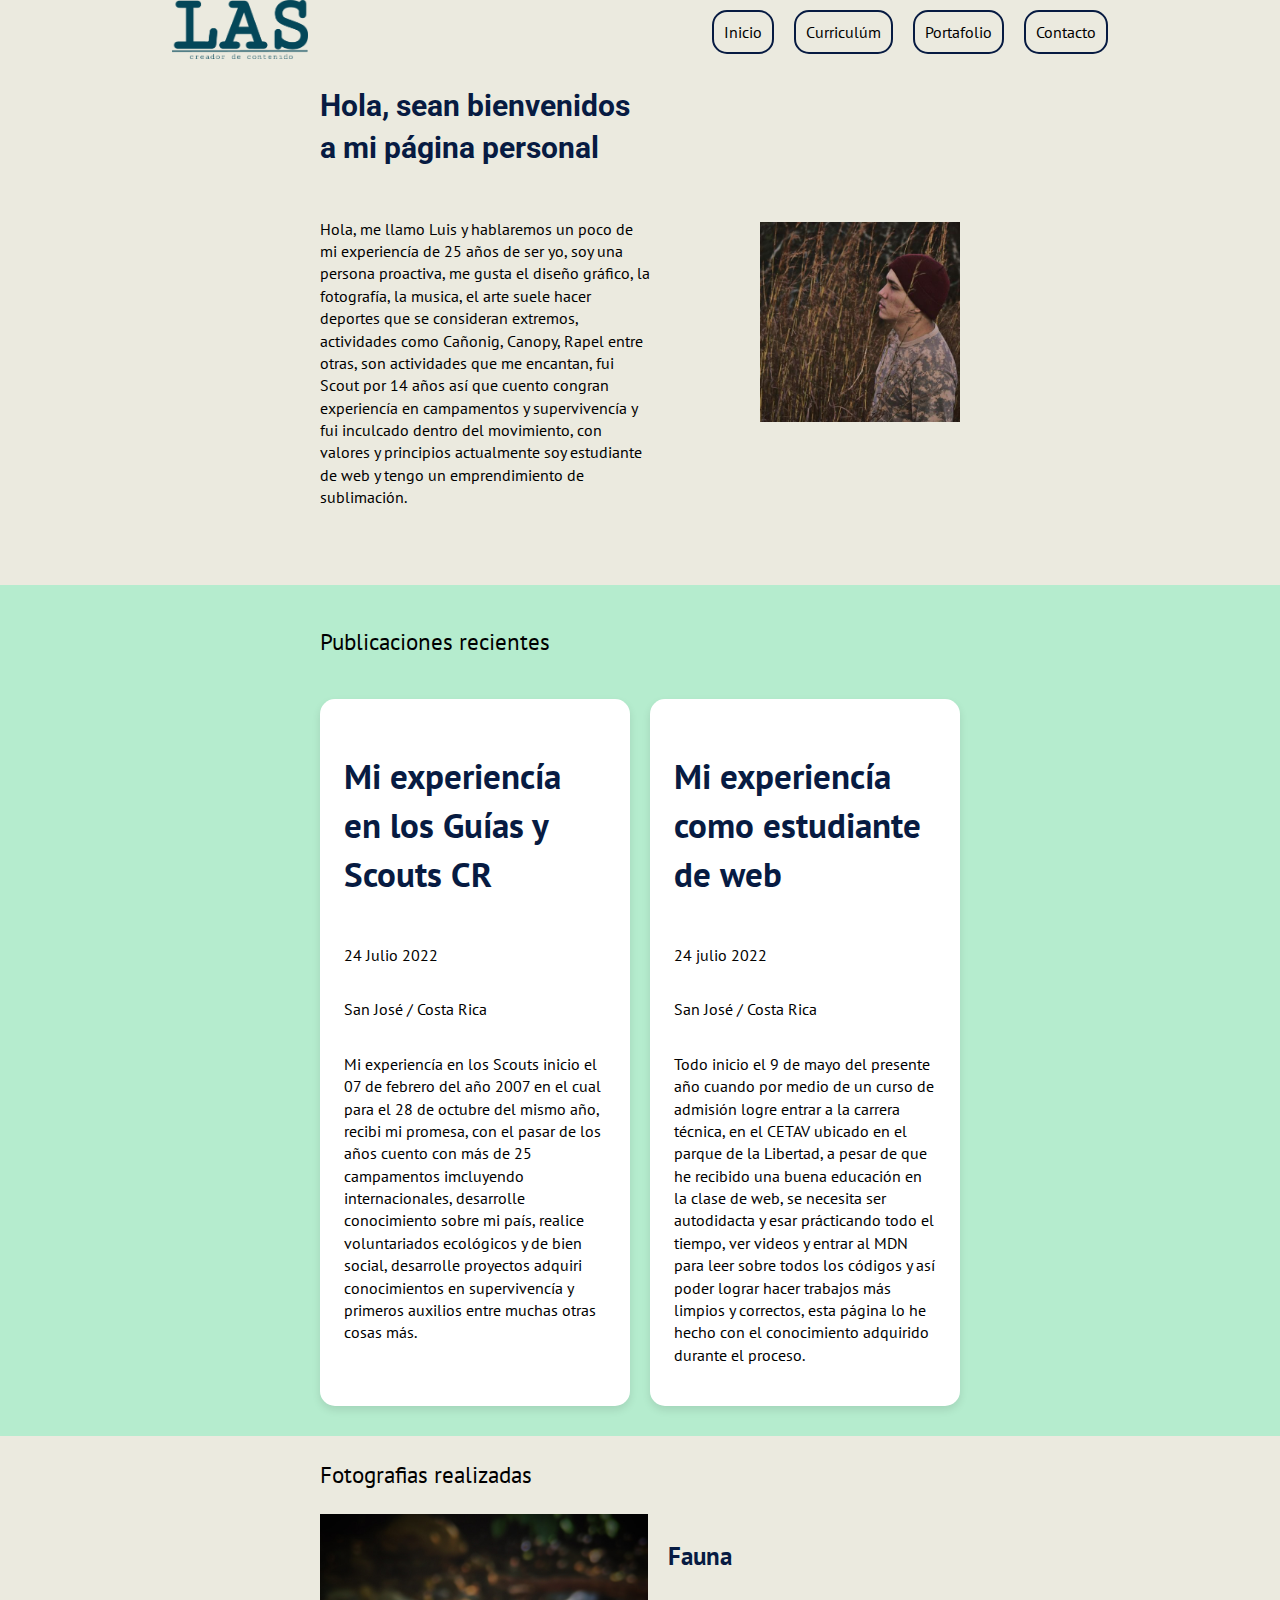
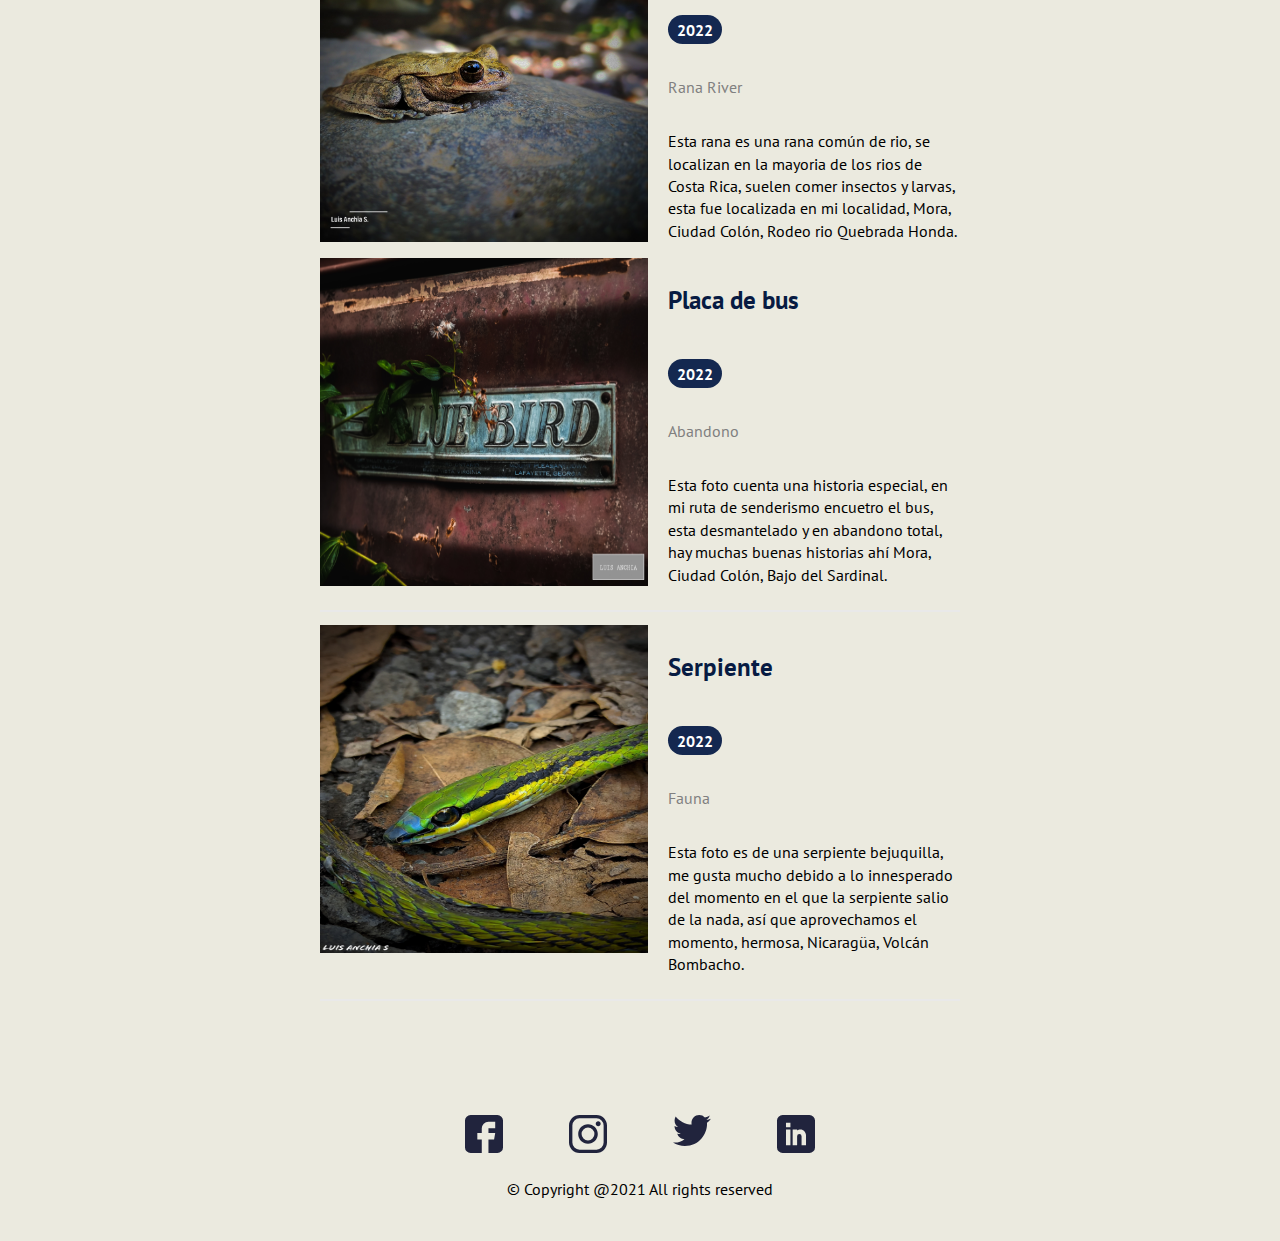
<file: index.html>
<!DOCTYPE html>
<html lang="es">

<head>
  <meta charset="UTF-8">
  <meta http-equiv="X-UA-Compatible" content="IE=edge">
  <meta name="viewport" content="width=device-width, initial-scale=1.0">
  <title>Luis Anchia</title>
  <link rel="shortcut icon" href="./resources/john.png" type="image/x-icon">

  <!-- Hoja de estilo -->
  <link rel="stylesheet" href="./style/style.css">

  <!-- Tipografias -->
  
<link rel="preconnect" href="https://fonts.googleapis.com">
<link rel="preconnect" href="https://fonts.gstatic.com" crossorigin>
<link href="https://fonts.googleapis.com/css2?family=PT+Sans&family=Roboto&display=swap" rel="stylesheet">
</head>

<body>
  <section class="container">

    <header class="nav">
      <div>
        <img src="resources/1las.png" class="featured-works-img-size-article-4" alt="">
      </div>
      <div>
        <nav>
          <ol class="olnav2">
            <li class="linav2"><a class="navsepared" href="./index.html">Inicio</a></li>
            <li class="linav2"><a class="navsepared" href="./curriculum.html">Curriculúm</a></li>
            <li class="linav2"><a class="navsepared" href="./portafolio.html">Portafolio</a></li>
            <li class="linav2"><a class="navsepared" href="./contacto.html">Contacto</a></li>
          </ol>
        </nav>
      </div>

    </header>

    <main class="content-box">

      <div class="presentation">

        <div class="presentation-description">

            <h1 class="presentation-title">Hola, sean bienvenidos a mi página personal</h1>
            
          <div>
            <p> Hola, me llamo Luis y hablaremos un poco de mi experiencía de 25 años de ser yo,
              soy una persona proactiva, me gusta el diseño gráfico, la fotografía, la musica, el arte
              suele hacer deportes que se consideran extremos, actividades como Cañonig, Canopy, Rapel
              entre otras, son actividades que me encantan, fui Scout por 14 años así que cuento congran
              experiencía
              en campamentos y supervivencía y fui inculcado dentro del movimiento, con valores y
              principios actualmente
              soy estudiante de web y tengo un emprendimiento de sublimación.
            </p>
          </div>

        </div>

        <div>
          <img src="./resources/luisanchia.jpg" alt="Luis Anchia" class="featured-works-img-size">
        </div>

      </div>

    </main>

    <section class="posts-parent">
      <div class="content-box">

        <div class="posts-recent-posts">

          <div style="font-size: 23px;">
            <p>Publicaciones recientes</p>
          </div>
        </div>

        <div class="posts">

          <div class="post-element post-right-space">
            <div class="post-element-title">
              <h2 class="featured-works-titulos-size">Mi experiencía en los Guías y Scouts CR</h2>
            </div>
            <div class="post-element-date-and-categories-parent">
              <div class="post-element-date-and-categories">
                <p>24 Julio 2022</p>
              </div>
              <div class="post-element-date-and-categories">
                <p> San José / Costa Rica</p>
              </div>
            </div>

            <div>
              <p>
                Mi experiencía en los Scouts inicio el 07 de febrero del año 2007 en el cual para
                el 28 de octubre del mismo año, recibi mi promesa, con el pasar de los años cuento con
                más de 25 campamentos imcluyendo internacionales, desarrolle conocimiento sobre mi país,
                realice voluntariados ecológicos y de bien social, desarrolle proyectos adquiri
                conocimientos
                en supervivencía y primeros auxilios entre muchas otras cosas más.
              </p>
            </div>
          </div>

          <div class="post-element">
            <div class="post-element-title">
              <h2 class="featured-works-titulos-size">Mi experiencía como estudiante de web</h2>
            </div>
            <div class="post-element-date-and-categories-parent">
              <div class="post-element-date-and-categories">
                <p>24 julio 2022</p>
              </div>
              <div class="post-element-date-and-categories">
                <p>San José / Costa Rica</p>
              </div>
            </div>

            <div>
              <p>
                Todo inicio el 9 de mayo del presente año cuando por medio de un curso de admisión logre
                entrar a la carrera técnica, en el CETAV ubicado en el parque de la Libertad, a pesar de
                que he recibido una buena educación en la clase de web, se necesita ser autodidacta y
                esar
                prácticando todo el tiempo, ver videos y entrar al MDN para leer sobre todos los códigos
                y
                así poder lograr hacer trabajos más limpios y correctos, esta página lo he hecho con el
                conocimiento
                adquirido durante el proceso.
              </p>
            </div>
          </div>
        </div>
      </div>
    </section>

    <section class="content-box">
      <div class="featured-works-title">
        <p>Fotografias realizadas</p>
      </div>
      <article class="featured-works-parent">
        <div class="featured-works-element">

          <div class="featured-works-element-img">
            <img src="./resources/rana.jpg" alt="Rana" class="featured-works-img-size-article">
          </div>

          <div class="featured-works-element-content">
            <div class="featured-works-element-title">
              <p>Fauna</p>
            </div>

            <div class="featured-works-element-date-and-category">
              <div>
                <p class="featured-works-element-date">2022</p>
              </div>
              <div class="featured-works-element-category">
                <p>Rana River</p>
              </div>
            </div>

            <div>
              <p>
                Esta rana es una rana común de rio, se localizan en la mayoria de los rios de
                Costa Rica, suelen comer insectos y larvas, esta fue localizada en mi localidad,
                Mora, Ciudad Colón, Rodeo rio Quebrada Honda.
              </p>
            </div>
          </div>
        </div>
      </article>
      <article class="featured-works-parent">
        <div class="featured-works-element">

          <div class="featured-works-element-img">
            <img src="./resources/placabus.jpg" alt="Placa de Bus" class="featured-works-img-size-article-3">
          </div>

          <div class="featured-works-element-content">
            <div class="featured-works-element-title">
              <p>Placa de bus</p>
            </div>

            <div class="featured-works-element-date-and-category">
              <div>
                <p class="featured-works-element-date">2022</p>
              </div>
              <div class="featured-works-element-category">
                <p>Abandono</p>
              </div>
            </div>

            <div>
              <p>
                Esta foto cuenta una historia especial, en mi ruta de senderismo encuetro
                el bus, esta desmantelado y en abandono total, hay muchas buenas historias ahí Mora,
                Ciudad Colón, Bajo del Sardinal.
              </p>
            </div>
          </div>

        </div>
        <hr>
      </article>
      <article class="featured-works-parent">
        <div class="featured-works-element">

          <div class="featured-works-element-img">
            <img src="./resources/bejuquilla.jpg" alt="Serpiente" class="featured-works-img-size-article-3">
          </div>

          <div class="featured-works-element-content">
            <div class="featured-works-element-title">
              <p>Serpiente</p>
            </div>

            <div class="featured-works-element-date-and-category">
              <div>
                <p class="featured-works-element-date">2022</p>
              </div>
              <div class="featured-works-element-category">
                <p>Fauna</p>
              </div>
            </div>

            <div>
              <p>
                Esta foto es de una serpiente bejuquilla, me gusta mucho debido a lo innesperado del
                momento
                en el que la serpiente salio de la nada, así que aprovechamos el momento, hermosa,
                Nicaragüa,
                Volcán Bombacho.
              </p>
            </div>
          </div>

        </div>
        <hr>
      </article>
    </section>

    <footer>
      <section class="footer-social-media-icons-parent">
        <div class="footer-social-media-icons">
          <a href="https://www.facebook.com/luisjose.anchiasequeira" target="_blank">
            <img class="social-media-icon" src="./resources/facebook.svg" alt="facebook icon">
          </a>
          <a href="https://www.instagram.com/anchia_foto.s/" target="_blank">
            <img class="social-media-icon" src="./resources/instagram.svg" alt="instagram icon">
          </a>
          <a href="https://www.twitter.com" target="_blank">
            <img class="social-media-icon" src="./resources/twitter.svg" alt="twitter icon">
          </a>
          <a href="https://www.linkedin.com" target="_blank">
            <img class="social-media-icon" src="./resources/linkedin.svg" alt="linkedin icon">
          </a>
        </div>
      </section>
      <div class="footer-copyright">
           <p>&copy; Copyright @2021 All rights reserved</p>
      </div>
    </footer>
  </section>
</body>

</html>
</file>
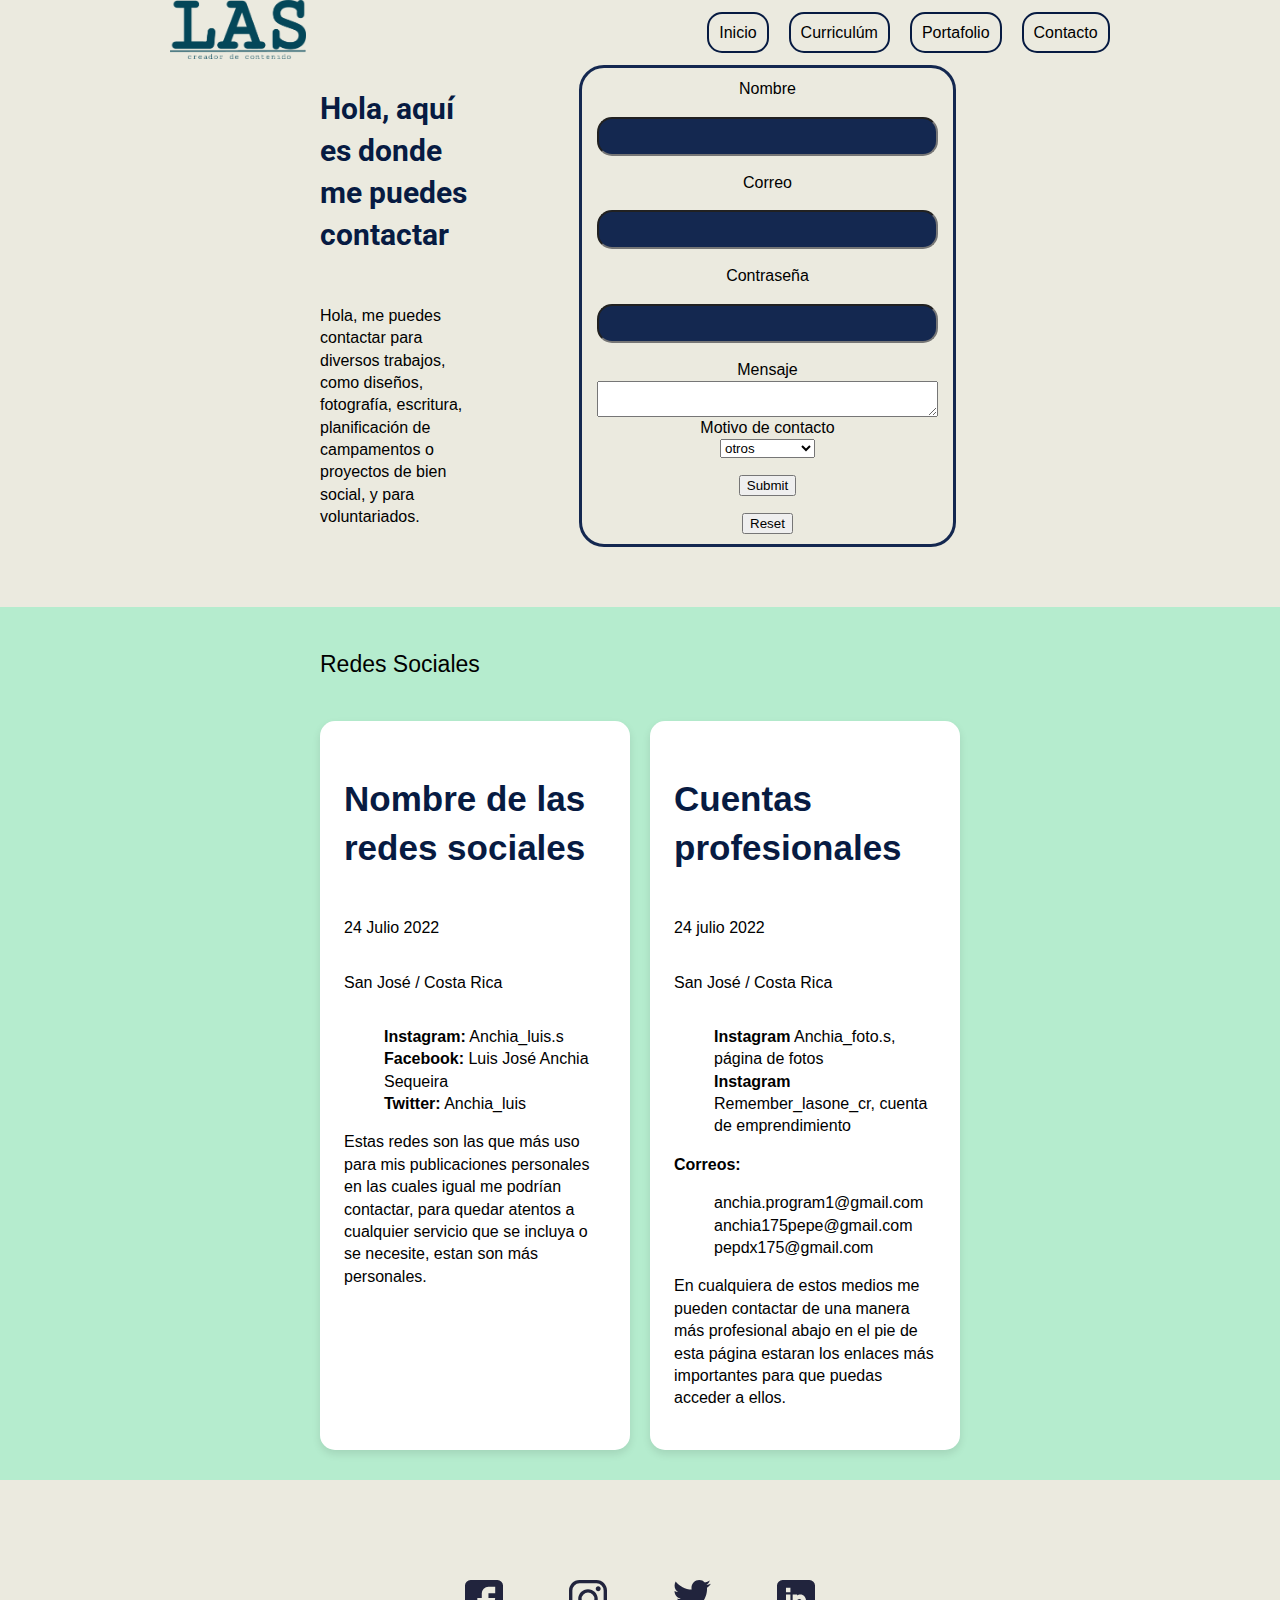
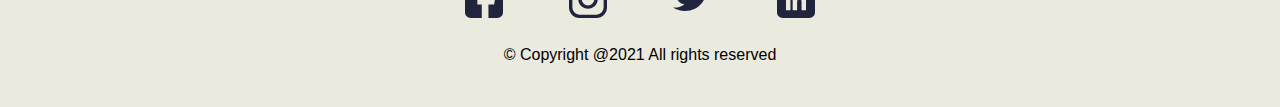
<file: contacto.html>
<!DOCTYPE html>
<html lang="es">

<head>
  <meta charset="UTF-8">
  <meta http-equiv="X-UA-Compatible" content="IE=edge">
  <meta name="viewport" content="width=device-width, initial-scale=1.0">
  <title>Luis Anchia</title>
  <link rel="shortcut icon" href="./resources/john.png" type="image/x-icon">

  <!-- Hoja de estilo -->
  <link rel="stylesheet" href="./style/style.css">

  <!-- Tipografias -->
  <link rel="preconnect" href="https://fonts.googleapis.com">
  <link rel="preconnect" href="https://fonts.gstatic.com" crossorigin>
  <link href="https://fonts.googleapis.com/css2?family=Roboto:wght@700&display=swap" rel="stylesheet">
  <link href="https://fonts.googleapis.com/css2?family=Roboto+Condensed:wght@300&display=swap" rel="stylesheet">
</head>

<body>
  <section class="container">

    <header class="nav">
      <div>
        <img src="resources/1las.png" class="featured-works-img-size-article-4" alt="">
      </div>
      <div>
        <nav>
          <ol class="olnav2">
            <li class="linav2"><a class="navsepared" href="./index.html">Inicio</a></li>
            <li class="linav2"><a class="navsepared" href="./curriculum.html">Curriculúm</a></li>
            <li class="linav2"><a class="navsepared" href="./portafolio.html">Portafolio</a></li>
            <li class="linav2"><a class="navsepared" href="./contacto.html">Contacto</a></li>
          </ol>
        </nav>
      </div>

    </header>

    <main class="content-box">

      <div class="presentation">

        <div class="presentation-description">

            <h1 class="presentation-title">Hola, aquí es donde me puedes contactar</h1>

          <div>
            <p> Hola, me puedes contactar para diversos trabajos, como diseños, fotografía,
              escritura, planificación de campamentos o proyectos de bien social, y para voluntariados.
            </p>
          </div>

        </div>
          <div>
            <form action="" class="generalform">
              <label for="nombre">Nombre</label>
              <p><input class="formwhite" id="nombre" type="text" name="email"></p>
              <label for="input-Email">Correo</label>
              <p><input class="formwhite" id="input-imail" type="email" name="email"></p>
              <label for="pass">Contraseña</label>
              <p><input class="formwhite" id="pass" type="password" name="pass"></p>
              <label for="Message">Mensaje</label>
              <textarea id="Message" cols="40" rows="2"></textarea>
              <label for="Motivo">Motivo de contacto</label>
              <select id="Motivo" name="Motivo">
                <option>Diseño</option>
                <option>Fotografía</option>
                <option>Diseño Web</option>
                <option>Outsourcing</option>
                <option selected>otros</option>
              </select>
              <p><input type="submit"></p>
              <input type="reset" name="resetear">
            </form>
          </div>
      </div>

    </main>

    <section class="posts-parent">
      <div class="content-box">

        <div class="posts-recent-posts">

          <div style="font-size: 23px;">
            <p>Redes Sociales</p>
          </div>
        </div>

        <div class="posts">

          <div class="post-element post-right-space">
            <div class="post-element-title">
              <h2 class="featured-works-titulos-size">Nombre de las redes sociales</h2>
            </div>
            <div class="post-element-date-and-categories-parent">
              <div class="post-element-date-and-categories">
                <p>24 Julio 2022</p>
              </div>
              <div class="post-element-date-and-categories">
                <p> San José / Costa Rica</p>
              </div>
            </div>

            <div>
              <ol class="post-list-cv">
                <li><strong>Instagram:</strong> Anchia_luis.s</li>
                <li><strong>Facebook:</strong> Luis José Anchia Sequeira</li>
                <li><strong>Twitter:</strong> Anchia_luis</li>
              </ol>
              <p>Estas redes son las que más uso para mis publicaciones personales en las cuales
                igual me podrían contactar, para quedar atentos a cualquier servicio que se incluya o
                se necesite, estan son más personales.
              </p>
            </div>
          </div>

          <div class="post-element">
            <div class="post-element-title">
              <h2 class="featured-works-titulos-size">Cuentas profesionales</h2>
            </div>
            <div class="post-element-date-and-categories-parent">
              <div class="post-element-date-and-categories">
                <p>24 julio 2022</p>
              </div>
              <div class="post-element-date-and-categories">
                <p>San José / Costa Rica</p>
              </div>
            </div>

            <div>
              <ol class="post-list-cv">
                <li><strong>Instagram</strong> Anchia_foto.s, página de fotos</li>
                <li><strong>Instagram</strong> Remember_lasone_cr, cuenta de emprendimiento</li>
              </ol>
              <p><strong>Correos:</strong></p>
              <ol class="post-list-cv">
                <li>anchia.program1@gmail.com</li>
                <li>anchia175pepe@gmail.com</li>
                <li>pepdx175@gmail.com</li>
              </ol>
              <p>
                En cualquiera de estos medios me pueden contactar de una manera más profesional
                abajo en el pie de esta página estaran los enlaces más importantes para que puedas acceder
                a ellos.
              </p>
            </div>
          </div>
        </div>
      </div>
    </section>
    <footer>
      <section class="footer-social-media-icons-parent">
        <div class="footer-social-media-icons">
          <a href="https://www.facebook.com/luisjose.anchiasequeira" target="_blank">
            <img class="social-media-icon" src="./resources/facebook.svg" alt="facebook icon">
          </a>
          <a href="https://www.instagram.com/anchia_foto.s/" target="_blank">
            <img class="social-media-icon" src="./resources/instagram.svg" alt="instagram icon">
          </a>
          <a href="https://www.twitter.com" target="_blank">
            <img class="social-media-icon" src="./resources/twitter.svg" alt="twitter icon">
          </a>
          <a href="https://www.linkedin.com" target="_blank">
            <img class="social-media-icon" src="./resources/linkedin.svg" alt="linkedin icon">
          </a>
        </div>
       
      </section>
      <div class="footer-copyright">
        <p>&copy; Copyright @2021 All rights reserved</p>
      </div>
    </footer>
  </section>
</body>

</html>
</file>
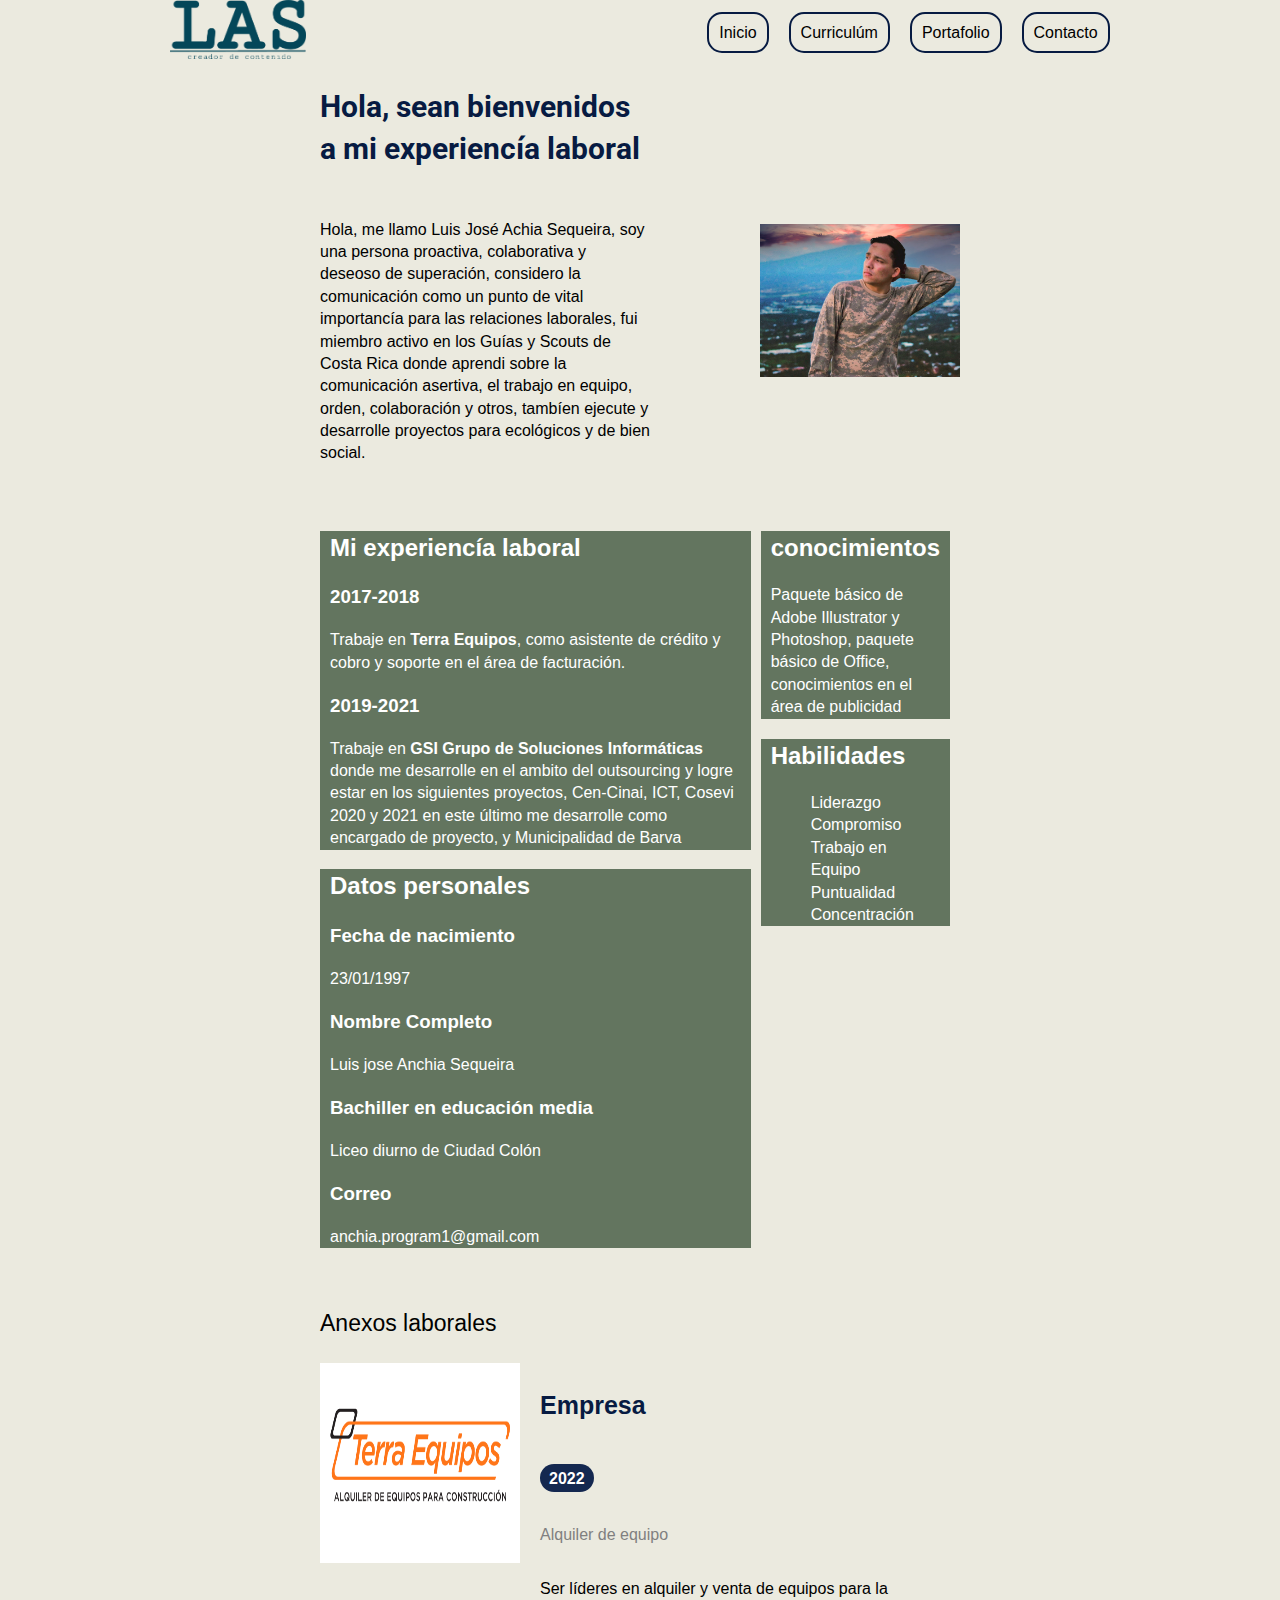
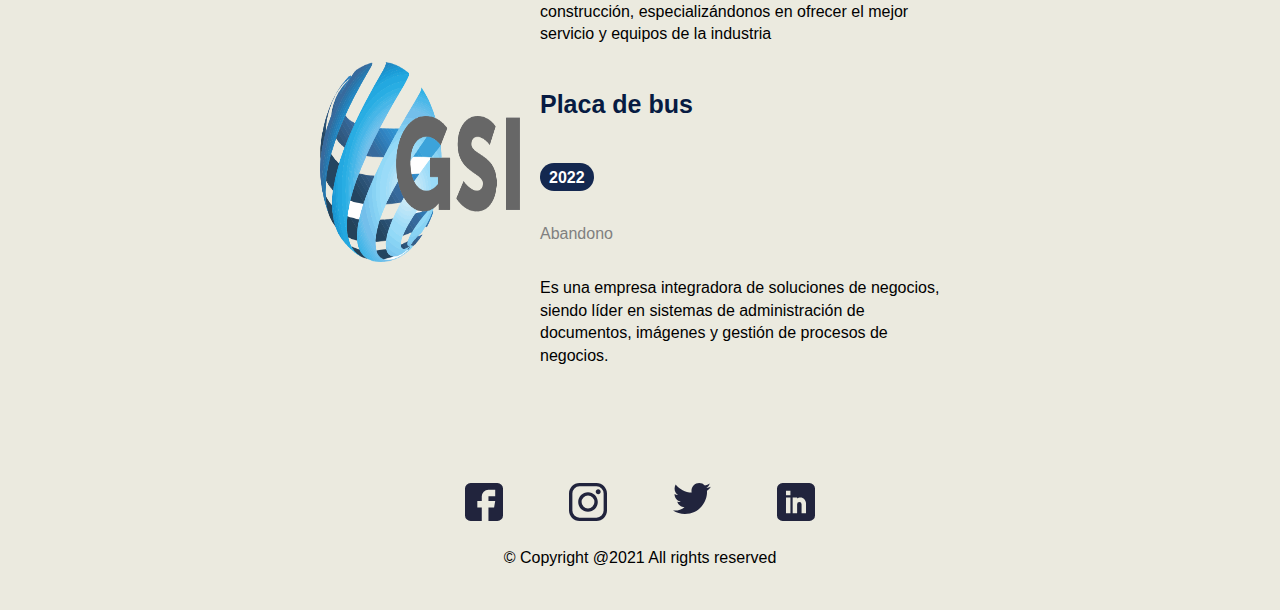
<file: curriculum.html>
<!DOCTYPE html>
<html lang="es">

<head>
  <meta charset="UTF-8">
  <meta http-equiv="X-UA-Compatible" content="IE=edge">
  <meta name="viewport" content="width=device-width, initial-scale=1.0">
  <title>Luis Anchia</title>
  <link rel="shortcut icon" href="./resources/john.png" type="image/x-icon">

  <!-- Hoja de estilo -->
  <link rel="stylesheet" href="./style/style.css">

  <!-- Tipografias -->
  <link rel="preconnect" href="https://fonts.googleapis.com">
  <link rel="preconnect" href="https://fonts.gstatic.com" crossorigin>
  <link href="https://fonts.googleapis.com/css2?family=Roboto:wght@700&display=swap" rel="stylesheet">
  <link href="https://fonts.googleapis.com/css2?family=Roboto+Condensed:wght@300&display=swap" rel="stylesheet">
</head>

<body>
  <section class="container">

    <header class="nav">
      <div>
        <img src="resources/1las.png" class="featured-works-img-size-article-4" alt="">
      </div>
      <div>
        <nav>
          <ol class="olnav2">
            <li class="linav2"><a class="navsepared" href="./index.html">Inicio</a></li>
            <li class="linav2"><a class="navsepared" href="./curriculum.html">Curriculúm</a></li>
            <li class="linav2"><a class="navsepared" href="./portafolio.html">Portafolio</a></li>
            <li class="linav2"><a class="navsepared" href="./contacto.html">Contacto</a></li>
          </ol>
        </nav>
      </div>

    </header>

    <main class="content-box">

      <div class="presentation">

        <div class="presentation-description">

            <h1 class="presentation-title">Hola, sean bienvenidos a mi experiencía laboral</h1>

          <div>
            <p> Hola, me llamo Luis José Achia Sequeira, soy una persona proactiva, colaborativa
              y deseoso de superación, considero la comunicación como un punto de vital importancía
              para las relaciones laborales, fui miembro activo en los Guías y Scouts de Costa Rica
              donde aprendi sobre la comunicación asertiva, el trabajo en equipo, orden, colaboración
              y otros, tambíen ejecute y desarrolle proyectos para ecológicos y de bien social.
            </p>
          </div>

        </div>

        <div>
          <img src="./resources/anchia2.jpg" alt="Luis Anchia" class="featured-works-img-size">
        </div>

      </div>
   </main>
   <section class="Trabajo-social-flex">
    <div>
      <div class="Trabajo-background-color">
        <H2>Mi experiencía laboral</H2>
        <h3>2017-2018</h3>
        <p>Trabaje en <strong>Terra Equipos</strong>, como asistente de crédito y cobro
          y soporte en el área de facturación.
        </p>
        <h3>2019-2021</h3>
        <p>Trabaje en <strong>GSI Grupo de Soluciones Informáticas</strong> donde me desarrolle 
        en el ambito del outsourcing y logre estar en los siguientes proyectos, Cen-Cinai, ICT, Cosevi 2020 y 2021
      en este último me desarrolle como encargado de proyecto, y Municipalidad de Barva</p>
      </div>
      <div  class="Trabajo-background-color">
        <H2>Datos personales</H2>
        <h3>Fecha de nacimiento</h3>
        <p>23/01/1997</p>
        <h3>Nombre Completo</h3>
        <p>Luis jose Anchia Sequeira</p>
        <h3>Bachiller en educación media</h3>
        <p>Liceo diurno de Ciudad Colón</p>
        <h3>Correo</h3>
        <P>anchia.program1@gmail.com</P>
      </div>
    </div>
    <div>
      <div>
        <div  class="Trabajo-background-color">
          <H2>conocimientos</H2>
          <p>Paquete básico de Adobe Illustrator y Photoshop, paquete básico de Office, conocimientos en el área de
            publicidad
          </p>
        </div>
        <div  class="Trabajo-background-color">
          <h2>Habilidades</h2>
          <ol>
            <li>Liderazgo</li>
            <li>Compromiso</li>
            <li>Trabajo en Equipo</li>
            <li>Puntualidad</li>
            <li>Concentración</li>
          </ol>
        </div>   
      </div>     
    </div> 
   </section>
     <section class="content-box">
      <div class="featured-works-title">
        <p>Anexos laborales</p>
      </div>
      <article class="featured-works-parent">
        <div class="featured-works-element">

          <div class="featured-works-element-img">
            <img src="./resources/Terra equipos.png" alt="Terra Equipos" class="featured-works-img-size-article-2">
          </div>

          <div class="featured-works-element-content">
            <div class="featured-works-element-title">
              <p>Empresa</p>
            </div>

            <div class="featured-works-element-date-and-category">
              <div>
                <p class="featured-works-element-date">2022</p>
              </div>
              <div class="featured-works-element-category">
                <p>Alquiler de equipo</p>
              </div>
            </div>

            <div>
              <p>
                Ser líderes en alquiler y venta de equipos para la construcción,
                especializándonos en ofrecer el mejor servicio y equipos de la industria
              </p>
            </div>
          </div>
        </div>
      </article>
      <article class="featured-works-parent">
        <div class="featured-works-element">

          <div class="featured-works-element-img">
            <img src="./resources/gsi.png" alt="Grupo de soluciones Informáticas"
              class="featured-works-img-size-article-2">
          </div>

          <div class="featured-works-element-content">
            <div class="featured-works-element-title">
              <p>Placa de bus</p>
            </div>

            <div class="featured-works-element-date-and-category">
              <div>
                <p class="featured-works-element-date">2022</p>
              </div>
              <div class="featured-works-element-category">
                <p>Abandono</p>
              </div>
            </div>

            <div>
              <p>
                Es una empresa integradora de soluciones de negocios,
                siendo líder en sistemas de administración de documentos,
                imágenes y gestión de procesos de negocios.
              </p>
            </div>
          </div>

        </div>
      </article>
    </section>

    <footer>
      <section class="footer-social-media-icons-parent">
        <div class="footer-social-media-icons">
          <a href="https://www.facebook.com/luisjose.anchiasequeira" target="_blank">
            <img class="social-media-icon" src="./resources/facebook.svg" alt="facebook icon">
          </a>
          <a href="https://www.instagram.com/anchia_foto.s/" target="_blank">
            <img class="social-media-icon" src="./resources/instagram.svg" alt="instagram icon">
          </a>
          <a href="https://www.twitter.com" target="_blank">
            <img class="social-media-icon" src="./resources/twitter.svg" alt="twitter icon">
          </a>
          <a href="https://www.linkedin.com" target="_blank">
            <img class="social-media-icon" src="./resources/linkedin.svg" alt="linkedin icon">
          </a>
        </div>
      </section>
      <div class="footer-copyright">
        <p>&copy; Copyright @2021 All rights reserved</p>
      </div>
    </footer>
  </section>
</body>

</html>
</file>
<file: style/style.css>
.featured-works-element-content {
  margin-left: 1.25rem;
}

.featured-works-element-content {
  margin-left: 1.25rem;
}

.featured-works-parent {
  display: inline-block;
}

.featured-works-parent hr {
  height: 0.125rem;
  background-color: rgb(233, 233, 233);
  border: none;
}

.featured-works-title {
  font-size: 1.438rem;
  margin-top: 1.25rem;
  margin-bottom: 1.25rem;

}

.featured-works-element {
  display: flex;
  justify-content: space-between;
}

.featured-works-element-title {
  font-size: 1.563rem;
  margin-bottom: 0.813rem;
  font-weight: bold;
  color: #071b42;
}

.featured-works-element-date-and-category div {
  display: flex;
}

.featured-works-element-date  {
  background-color: #142850;
  padding: 0.25rem 0.563rem 0.125rem;
  border-radius: 31.25rem;
  font-weight: bold;
  color: white;
  margin-right: 0.938rem;

}

.featured-works-element-category {
  color: gray;
  margin-bottom: 0.813rem;
}

.featured-works-img-size{
  width: 12.5rem;
  padding-top: 3.813rem;
}

.featured-works-titulos-size{
  font-size: 2.188rem;
  font-weight: bold;
 
}

.featured-works-img-size-article{
  width: 20.5rem;

}

.featured-works-img-size-article-2{
  width: 12.5rem;
  height: 12.5rem;
}

.featured-works-img-size-article-3{
  width: 20.5rem;
  height: 20.5rem;
}

.featured-works-img-size-article-4{
  width: 8.5rem;
  height: 5.rem;
}

body {
  margin: 0;
  padding: 0;
  font-family: 'PT Sans', sans-serif;
  line-height: 1.4;
}

.content-box {
  margin-left: 25%;
  margin-right: 25%;
}


.social-media-icon {
  width: 2.375rem;
}

.footer-color-decoration {
  display: flex;
  flex-direction: column;
  margin-left: 25%;
  margin-right: 25%;  
}

.footer-social-media-icons-parent {
  display: flex;
  justify-content: center;
  text-align: center;
  margin-top: 6.25rem;
  justify-content: space-around;
  align-items: center;
}

.footer-social-media-icons {
  width: 21.875rem;
  display: flex;
  justify-content: space-between;
}

.footer-copyright {
  text-align: center;
  margin-top: 1.25rem;
  margin-bottom: 2.5rem;
}

.generalform{
  border: solid 3px #142850;
  border-radius: 1.563rem;
  margin-right: 0.25rem;
  padding: 0.625rem 0.938rem;
  display: flex;
  flex-direction: column;
  align-items: center;
}

.formwhite{
  background-color: #142850;
  color: white;
  padding: 0.625rem 9.375rem 0.625rem 0.625rem;
  border-radius: 0.938rem;
}

.buttonfooter {
  background-color: #185014;
  color: white;
  padding: 0.625rem 8.75rem;
  text-decoration: none;
  border-radius: 0.938;
}

.pfooter2{
  font-size: 0.625rem;
}

.navsepared{
  color: black;
  text-decoration: none;
  border: solid #071b42 2px;
  border-radius: 0.938rem;
  padding: 0.625rem;
}

.nav-hooks {
  margin-top: 2.188rem;
  margin-right: 18.75rem;
  padding: 0.625rem;
  font-size: 1.375rem;
  font-weight: bold;
}

.nav{
  display: flex;
  align-items: center;
  justify-content: space-around;
}

.olnav2{
  display: flex;
  justify-content: center;
}

.linav2{
  padding-left: 1.25rem;
  list-style-type: none;
}
.posts-parent {
  background-color: rgba(19, 242, 157, 0.25);
  margin-top: 3.75rem;
  padding-bottom: 1.875rem;
}

.posts {
  display: flex;
  justify-content: space-evenly;
}

.post-element {
  background-color: white;
  width: 29.375rem;
  padding: 1.5rem;
  border-radius: 0.938rem;
  box-shadow: 0 4px 8px 0 rgba(0, 0, 0, 0.1);
}

.post-right-space {
  margin-right: 1.25rem;
}

.post-element-title {
  font-size: 2.188rem;
  margin-bottom: 1.563rem;
  font-weight: bold;
  color: #071b42;
}

.post-element-date-and-categories-parent div {
  display: flex;
}

.post-element-date-and-categories {
  margin-right: 1.25rem;
}

.posts-recent-posts {
  display: flex;
  justify-content: space-between;
  padding-top: 1.125rem;
  padding-bottom: 1.125rem;
}

.post-list-cv{
  list-style-type: none;
}

body{
  background-color: #c1bd9951;
 }
 
 .presentation {
     display: flex;
     justify-content: space-between;
     margin-bottom: 1.25rem;
     align-items: center;
     gap: 6.875rem;
 }
 
 
 .presentation-description {
     display: flex;
     width: 80%;
     gap: 1.125rem;
     flex-direction: column;
 }
 
 .presentation-title {
     font-family: 'Roboto';
     font-size: 1.875rem;
     margin-bottom: 0.938rem;
     color: #071b42;
 }
 
 .presentation-download-resume {
     background-color: rgb(255, 101, 83);
     color: white;
     border: 0;
     border-radius: 5%;
     padding: 0.75rem;
     font-size: 1.125rem;
 }

 .flex-father-portafolio {
  display: flex;
  gap: 0.625rem;
 }

 .Trabajo-social-flex {
  display: flex;
  align-items: flex-start;
  margin-left: 25%;
  margin-right: 25%;
  gap: 0.625rem;
  padding-top: 0.625rem;
  padding-right: 0.625rem;
  padding-bottom: 1.25rem;
 }

 .Trabajo-background-color {
  background-color: #2a4328b3;
  display: block;
  color: rgb(255, 255, 255);
  padding-right: 0.625rem;
  padding-left: 0.625rem;
 }

 .Trabajo-background-color li {
    list-style-type: none;
 }
</file>
